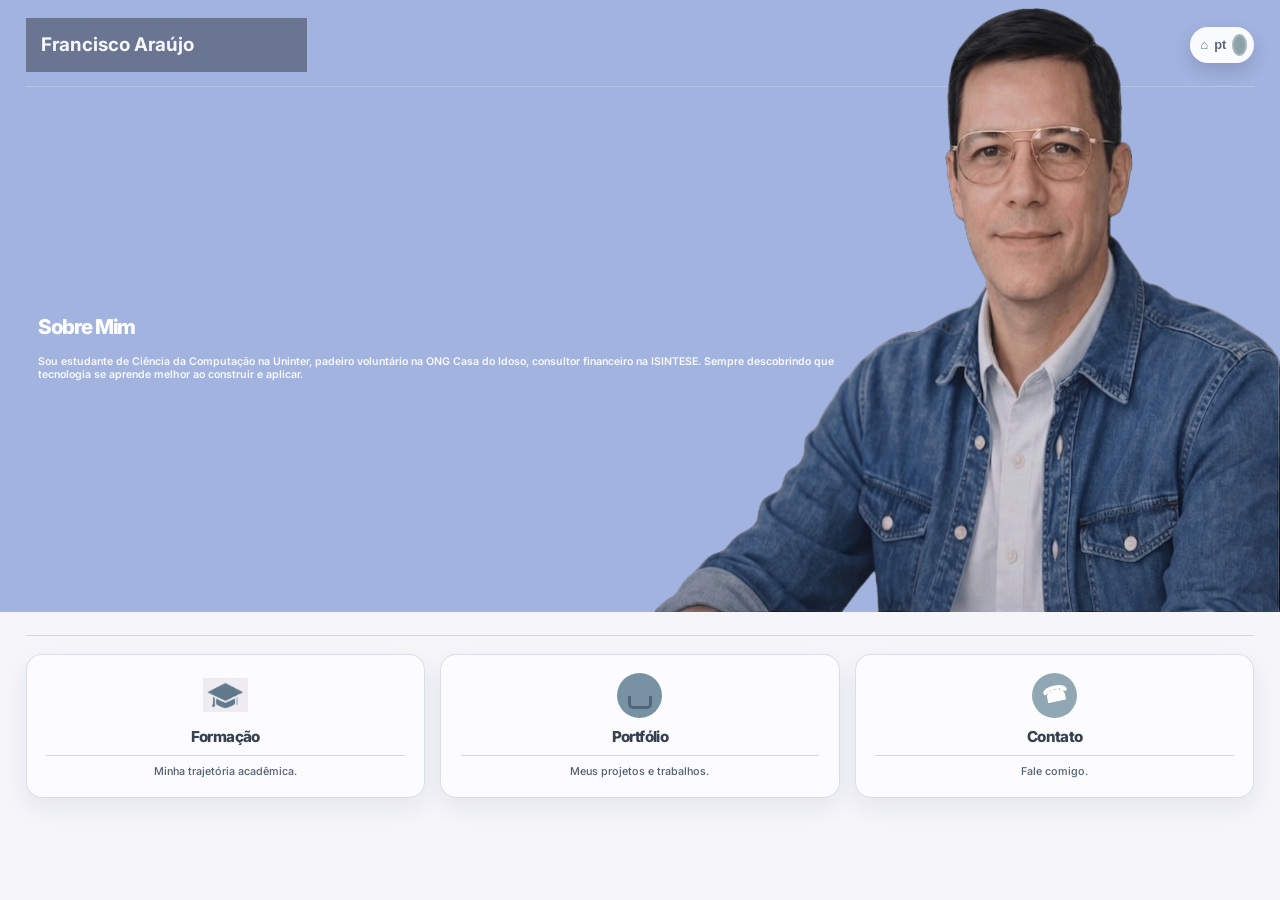
<file: index.html>
<!DOCTYPE html>
<html lang="pt-BR" data-tema="claro">
<head>
  <meta charset="UTF-8">
  <meta name="viewport" content="width=device-width, initial-scale=1.0">
  <meta name="description" content="Portfólio de Prof. Francisco Araújo.">
  <title>Portfólio — Prof. Francisco Araújo</title>
  <link rel="icon" type="image/x-icon" href="favicon.ico">
  <link rel="shortcut icon" type="image/x-icon" href="favicon.ico">
  <link rel="stylesheet" href="css/style.css?v=final1">
</head>
<body class="v5-body">
  <main class="v5-shell">
    <section class="v5-home-card">
      <header class="v5-hero" style="background:#a2b3e0">
        <nav class="v5-navbar" aria-label="Menu principal">
          <div class="v5-nav-wrap">
            <a href="index.html" class="v5-brand">Francisco Araújo</a>

            <button class="hamburger v5-hamburger" id="hamburger" aria-label="Abrir menu" aria-expanded="false" type="button">
              <span></span><span></span><span></span>
            </button>

            <div class="v5-nav-links" id="nav-links">


              <button class="v5-lang-toggle" id="btn-tema" aria-label="Alternar tema claro e escuro" title="Alternar tema" type="button">
                <span class="lang-lock">⌂</span>
                <span class="lang-text">pt</span>
                <span class="lang-knob"></span>
              </button>
            </div>
          </div>
        </nav>

        <div class="v5-top-line"></div>

        <div class="v5-hero-content">
          <div class="v5-hero-copy">
            <h1>Sobre Mim</h1>
            <p class="v5-hero-subtitle">Sou estudante de Ciência da Computação na Uninter, padeiro voluntário na ONG Casa do Idoso, consultor financeiro na ISINTESE. Sempre descobrindo que tecnologia se aprende melhor ao construir e aplicar.</p>
          </div>
        </div>
      </header>

      <img src="images/hero-profile.png" alt="Francisco Araújo" class="v5-hero-profile-img">

      <section class="v5-bottom-panel" aria-label="Resumo principal do portfólio">
        <div class="v5-section-line"></div>

        <div class="v5-info-cards">
          <a class="v5-info-card-link" href="formacao.html" aria-label="Abrir página Formação">
            <article class="v5-info-card">
              <div class="v5-card-icon user-icon" aria-hidden="true"></div>
              <h3>Formação</h3>
              <div class="v5-card-line"></div>
              <p>Minha trajetória acadêmica.</p>
            </article>
          </a>

          <a class="v5-info-card-link" href="portfolio.html" aria-label="Abrir página Portfólio">
            <article class="v5-info-card">
              <div class="v5-card-icon edu-icon" aria-hidden="true"></div>
              <h3>Portfólio</h3>
              <div class="v5-card-line"></div>
              <p>Meus projetos e trabalhos.</p>
            </article>
          </a>

          <a class="v5-info-card-link" href="contato.html" aria-label="Abrir página Contato">
            <article class="v5-info-card">
              <div class="v5-card-icon contact-icon" aria-hidden="true"></div>
              <h3>Contato</h3>
              <div class="v5-card-line"></div>
              <p>Fale comigo.</p>
            </article>
          </a>
        </div>
      </section>
    </section>
  </main>

  <script src="js/main.js"></script>
  <script>
    /* Trava scroll no html/body — home page deve caber em 1 tela */
    document.documentElement.style.height = '100dvh';
    document.documentElement.style.overflow = 'hidden';
    document.body.style.height = '100dvh';
    document.body.style.overflow = 'hidden';
  </script>
</body>
</html>
</file>
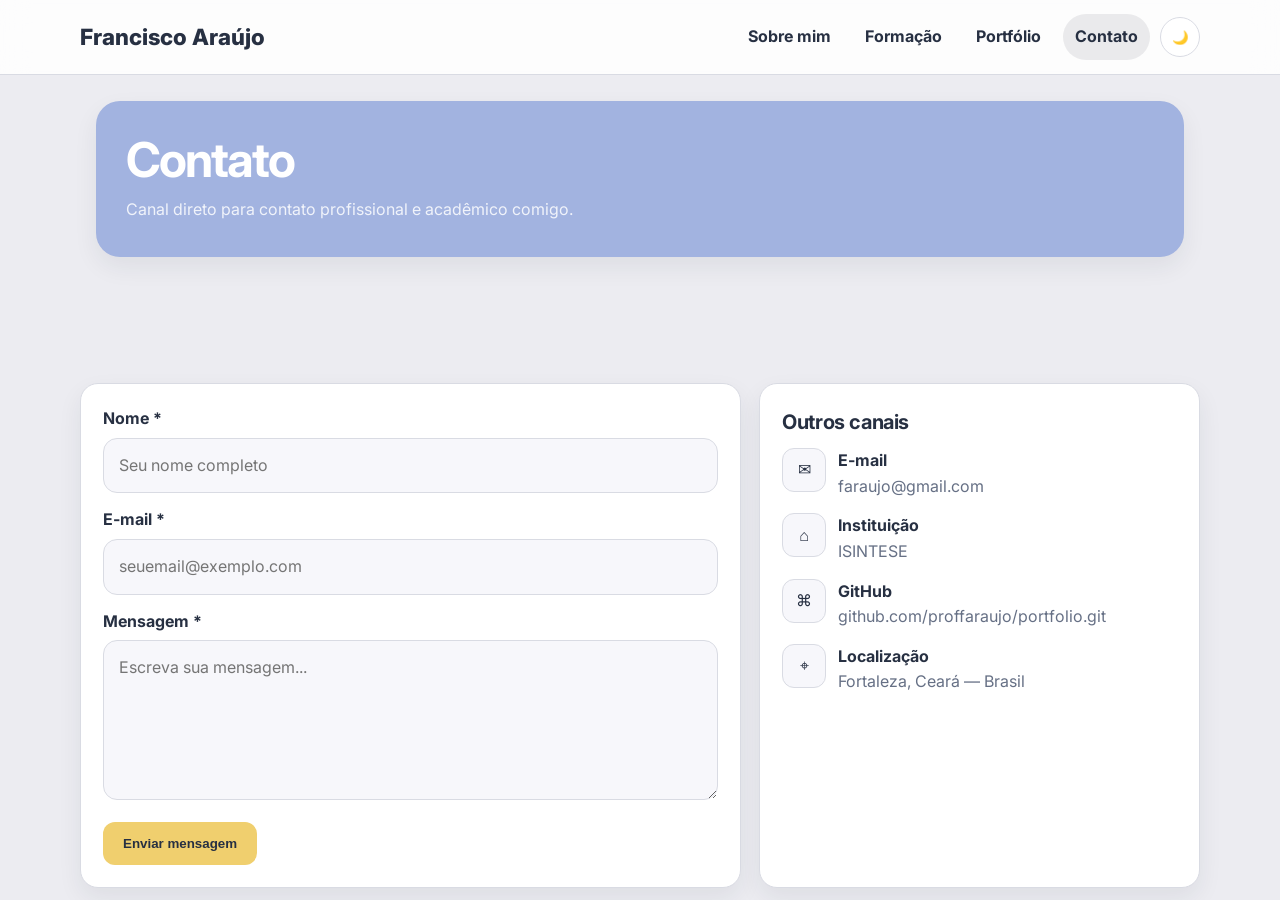
<file: contato.html>
<!DOCTYPE html>
<html lang="pt-BR" data-tema="claro">
<head>
  <meta charset="UTF-8">
  <meta name="viewport" content="width=device-width, initial-scale=1.0">
  <meta name="description" content="Contato — Francisco Araújo.">
  <title>Contato — Francisco Araújo</title>
  <link rel="stylesheet" href="css/style.css?v=final1">

  <!-- ── Estilos para validação e modal ── -->
  <style>
    /* ── Campos válidos / inválidos ── */
    .form-group input.invalido,
    .form-group textarea.invalido {
      border-color: #e53e3e;
      background-color: #fff5f5;
      outline: none;
    }
    .form-group input.valido,
    .form-group textarea.valido {
      border-color: #38a169;
    }

    /* ── Mensagem de erro inline ── */
    .msg-erro {
      display: none;           /* oculta por padrão */
      color: #e53e3e;
      font-size: 0.82rem;
      margin-top: 4px;
    }
    .msg-erro.visivel {
      display: block;
    }

    /* ── Botão de envio: estado de carregamento ── */
    .btn-submit:disabled {
      opacity: 0.65;
      cursor: not-allowed;
    }

    /* ── Overlay do modal ── */
    .modal-overlay {
      display: none;             /* oculto por padrão */
      position: fixed;
      inset: 0;
      background: rgba(0, 0, 0, 0.55);
      z-index: 9999;
      align-items: center;
      justify-content: center;
    }
    .modal-overlay.ativo {
      display: flex;             /* exibe ao receber a classe .ativo */
    }

    /* ── Caixa interna do modal ── */
    .modal-caixa {
      background: #fff;
      border-radius: 12px;
      padding: 2rem 2.5rem;
      max-width: 420px;
      width: 90%;
      text-align: center;
      box-shadow: 0 8px 32px rgba(0,0,0,0.18);
      animation: entrar 0.25s ease;
    }
    [data-tema="escuro"] .modal-caixa {
      background: #1e2130;
      color: #e2e8f0;
    }

    @keyframes entrar {
      from { opacity: 0; transform: translateY(-18px) scale(0.96); }
      to   { opacity: 1; transform: translateY(0)     scale(1);    }
    }

    .modal-caixa h3      { margin-bottom: 0.5rem; font-size: 1.25rem; }
    .modal-caixa p       { margin-bottom: 1.25rem; color: #555; }
    [data-tema="escuro"] .modal-caixa p { color: #a0aec0; }

    .modal-caixa .icone-sucesso {
      font-size: 2.8rem;
      display: block;
      margin-bottom: 0.75rem;
    }

    .btn-fechar-modal {
      background: #4a6cf7;
      color: #fff;
      border: none;
      border-radius: 8px;
      padding: 0.6rem 1.6rem;
      font-size: 1rem;
      cursor: pointer;
      transition: background 0.2s;
    }
    .btn-fechar-modal:hover  { background: #3a54d4; }
    .btn-fechar-modal:focus  { outline: 3px solid #a2b3e0; outline-offset: 2px; }
  </style>
</head>
<body>

  <!-- ════════════════════════════════════
       CABEÇALHO
  ════════════════════════════════════ -->
  <header class="topbar">
    <div class="nav-wrap">
      <div class="brand">
        <a href="index.html" class="logo">Francisco Araújo</a>
        <span class="role"> </span>
      </div>
      <button class="hamburger" id="hamburger"
              aria-label="Abrir menu" aria-expanded="false" type="button">
        <span></span><span></span><span></span>
      </button>
      <div class="nav-links" id="nav-links">
        <a href="index.html">Sobre mim</a>
        <a href="formacao.html">Formação</a>
        <a href="portfolio.html">Portfólio</a>
        <a href="contato.html" class="ativo">Contato</a>
        <div class="nav-actions">
          <button class="btn-tema" id="btn-tema"
                  aria-label="Alternar tema" type="button">🌙</button>
        </div>
      </div>
    </div>
  </header>

  <!-- ════════════════════════════════════
       CONTEÚDO PRINCIPAL
  ════════════════════════════════════ -->
  <main class="section-wrap">

    <section class="page-hero" style="background:#a2b3e0">
      <h1>Contato</h1>
      <p>Canal direto para contato profissional e acadêmico comigo.</p>
    </section>

    <section class="section">
      <h2>&nbsp;</h2>
      <p class="lead">&nbsp;</p>

      <div class="form-grid">

        <!-- ── Formulário ── -->
        <article class="card">
          <form id="form-contato" novalidate>

            <div class="form-group">
              <label for="campo-nome">Nome *</label>
              <input id="campo-nome" type="text"
                     placeholder="Seu nome completo"
                     aria-required="true" aria-invalid="false">
              <span class="msg-erro" role="alert">
                Por favor, informe seu nome completo (mínimo 3 caracteres).
              </span>
            </div>

            <div class="form-group">
              <label for="campo-email">E-mail *</label>
              <input id="campo-email" type="email"
                     placeholder="seuemail@exemplo.com"
                     aria-required="true" aria-invalid="false">
              <span class="msg-erro" role="alert">
                Por favor, informe um e-mail válido (ex.: faraujo@gmail.com).
              </span>
            </div>

            <div class="form-group">
              <label for="campo-mensagem">Mensagem *</label>
              <textarea id="campo-mensagem"
                        placeholder="Escreva sua mensagem..."
                        aria-required="true" aria-invalid="false"></textarea>
              <span class="msg-erro" role="alert">
                Por favor, escreva sua mensagem (mínimo 10 caracteres).
              </span>
            </div>

            <button class="btn-submit" type="submit">Enviar mensagem</button>

          </form>
        </article>

        <!-- ── Outros canais ── -->
        <aside class="card">
          <h3>Outros canais</h3>
          <div class="contact-list">
            <div class="contact-item">
              <div class="icon">✉</div>
              <div><strong>E-mail</strong><p>faraujo@gmail.com</p></div>
            </div>
            <div class="contact-item">
              <div class="icon">⌂</div>
              <div><strong>Instituição</strong><p>ISINTESE</p></div>
            </div>
            <div class="contact-item">
              <div class="icon">⌘</div>
              <div>
                <strong>GitHub</strong>
                <p>
                  <a href="https://github.com/proffaraujo/portfolio.git"
                     target="_blank" rel="noopener">
                    github.com/proffaraujo/portfolio.git
                  </a>
                </p>
              </div>
            </div>
            <div class="contact-item">
              <div class="icon">⌖</div>
              <div><strong>Localização</strong><p>Fortaleza, Ceará — Brasil</p></div>
            </div>
          </div>
        </aside>

      </div>
    </section>
  </main>

  <!-- ════════════════════════════════════
       MODAL DE CONFIRMAÇÃO
  ════════════════════════════════════ -->
  <div class="modal-overlay"
       id="modal-sucesso"
       role="dialog"
       aria-modal="true"
       aria-label="Mensagem enviada com sucesso"
       aria-hidden="true">
    <div class="modal-caixa">
      <span class="icone-sucesso" aria-hidden="true">✅</span>
      <h3>Mensagem enviada com sucesso!</h3>
      <p>Obrigado pelo contato. Retornarei o mais breve possível.</p>
      <button class="btn-fechar-modal"
              id="btn-fechar-modal"
              type="button">
        Fechar
      </button>
    </div>
  </div>

  <!-- ════════════════════════════════════
       SCRIPTS
  ════════════════════════════════════ -->
  <script src="js/contato.js"></script>

</body>
</html>
</file>
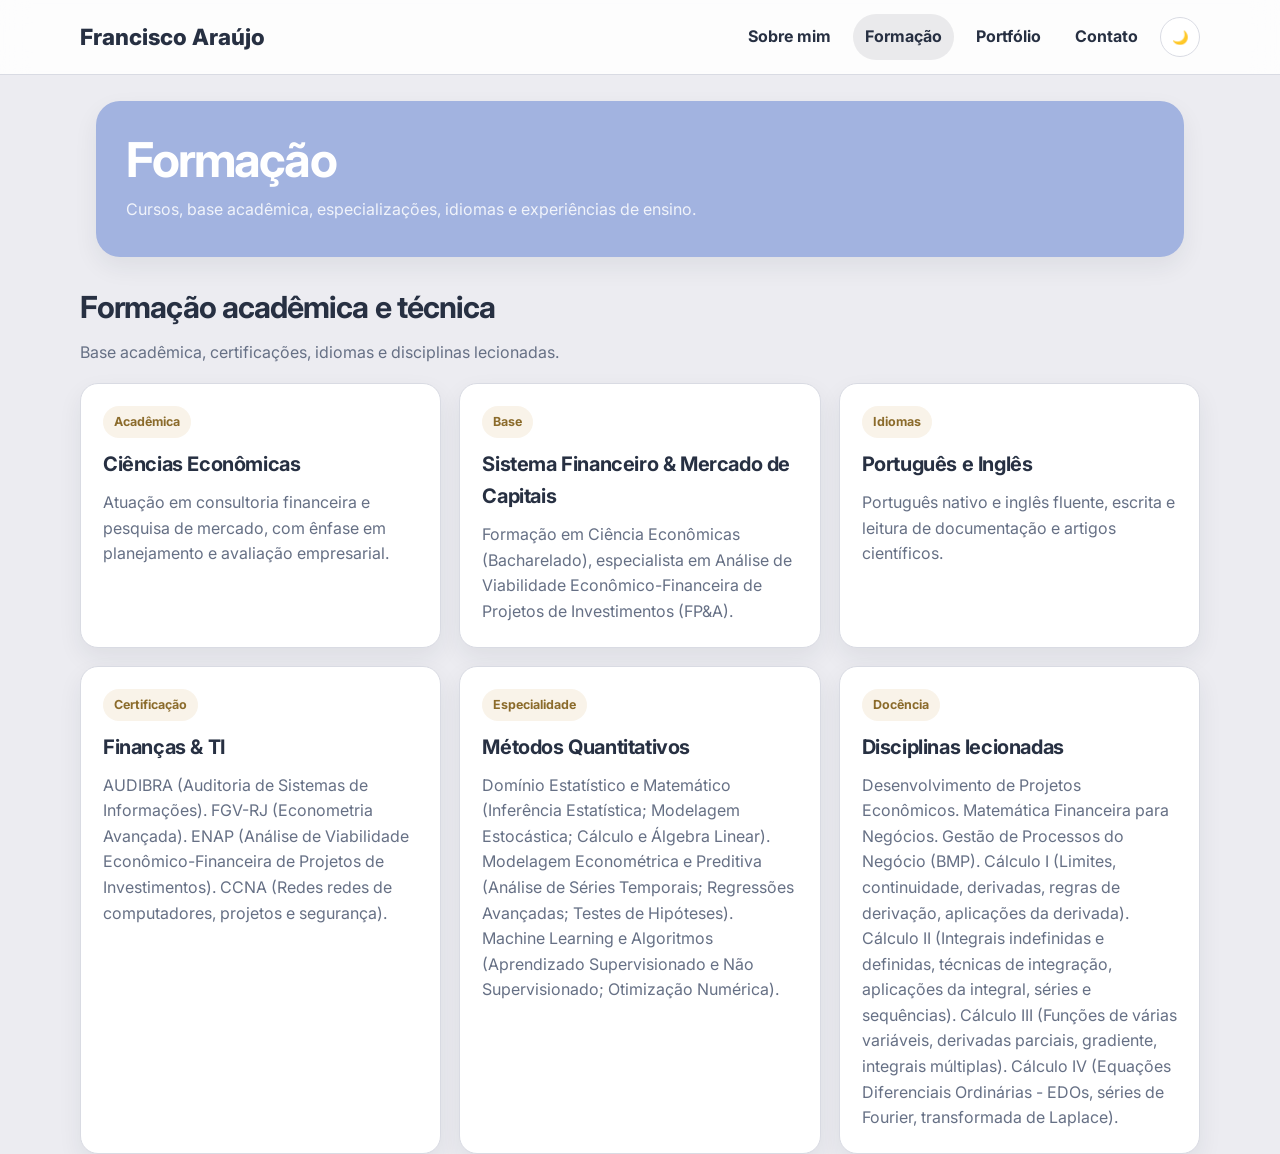
<file: formacao.html>
<!DOCTYPE html>
<html lang="pt-BR" data-tema="claro">
<head>
  <meta charset="UTF-8">
  <meta name="viewport" content="width=device-width, initial-scale=1.0">
  <meta name="description" content="Formação — Francisco Araújo.">
  <title>Formação — Francisco Araújo</title>
  <link rel="icon" type="image/x-icon" href="favicon.ico">
  <link rel="shortcut icon" type="image/x-icon" href="favicon.ico">
  <link rel="stylesheet" href="css/style.css?v=final1">
</head>
<body>
  <header class="topbar">
    <div class="nav-wrap">
      <div class="brand">
        <a href="index.html" class="logo">Francisco Araújo</a>
        <span class="role"> </span>
      </div>
      <button class="hamburger" id="hamburger" aria-label="Abrir menu" aria-expanded="false" type="button"><span></span><span></span><span></span></button>
      <div class="nav-links" id="nav-links">
        <a href="index.html">Sobre mim</a>
        <a href="formacao.html" class="ativo">Formação</a>
        <a href="portfolio.html">Portfólio</a>
        <a href="contato.html">Contato</a>
        <div class="nav-actions"><button class="btn-tema" id="btn-tema" aria-label="Alternar tema" type="button">🌙</button></div>
      </div>
    </div>
  </header>

  <main class="section-wrap">
    <section class="page-hero" style="background:#a2b3e0">
      <h1>Formação</h1>
      <p>Cursos, base acadêmica, especializações, idiomas e experiências de ensino.</p>
    </section>

    <section class="section">
      <h2>Formação acadêmica e técnica</h2>
      <p class="lead">Base acadêmica, certificações, idiomas e disciplinas lecionadas.</p>
      <div class="grid-3">
        <article class="card"><span class="badge">Acadêmica</span><h3>Ciências Econômicas</h3><p>Atuação em consultoria financeira e pesquisa de mercado, com ênfase em planejamento e avaliação empresarial.</p></article>
        <article class="card"><span class="badge">Base</span><h3>Sistema Financeiro & Mercado de Capitais</h3><p>Formação em Ciência Econômicas (Bacharelado), especialista em Análise de Viabilidade Econômico-Financeira de Projetos de Investimentos (FP&A).</p></article>
        <article class="card"><span class="badge">Idiomas</span><h3>Português e Inglês</h3><p>Português nativo e inglês fluente, escrita e leitura de documentação e artigos científicos.</p></article>
        <article class="card"><span class="badge">Certificação</span><h3>Finanças & TI</h3><p>AUDIBRA (Auditoria de Sistemas de Informações). FGV-RJ (Econometria Avançada). ENAP (Análise de Viabilidade Econômico-Financeira de Projetos de Investimentos). CCNA (Redes redes de computadores, projetos e segurança).</p></article>
        <article class="card"><span class="badge">Especialidade</span><h3>Métodos Quantitativos</h3><p>Domínio Estatístico e Matemático (Inferência Estatística; Modelagem Estocástica; Cálculo e Álgebra Linear). Modelagem Econométrica e Preditiva (Análise de Séries Temporais; Regressões Avançadas; Testes de Hipóteses). Machine Learning e Algoritmos (Aprendizado Supervisionado e Não Supervisionado; Otimização Numérica).</p></article>
        <article class="card"><span class="badge">Docência</span><h3>Disciplinas lecionadas</h3><p>Desenvolvimento de Projetos Econômicos. Matemática Financeira para Negócios. Gestão de Processos do Negócio (BMP). Cálculo I (Limites, continuidade, derivadas, regras de derivação, aplicações da derivada). Cálculo II (Integrais indefinidas e definidas, técnicas de integração, aplicações da integral, séries e sequências). Cálculo III (Funções de várias variáveis, derivadas parciais, gradiente, integrais múltiplas). Cálculo IV (Equações Diferenciais Ordinárias - EDOs, séries de Fourier, transformada de Laplace).</p></article>
      </div>
    </section>
  </main>

  <script src="js/main.js"></script>
</body>
</html>
</file>
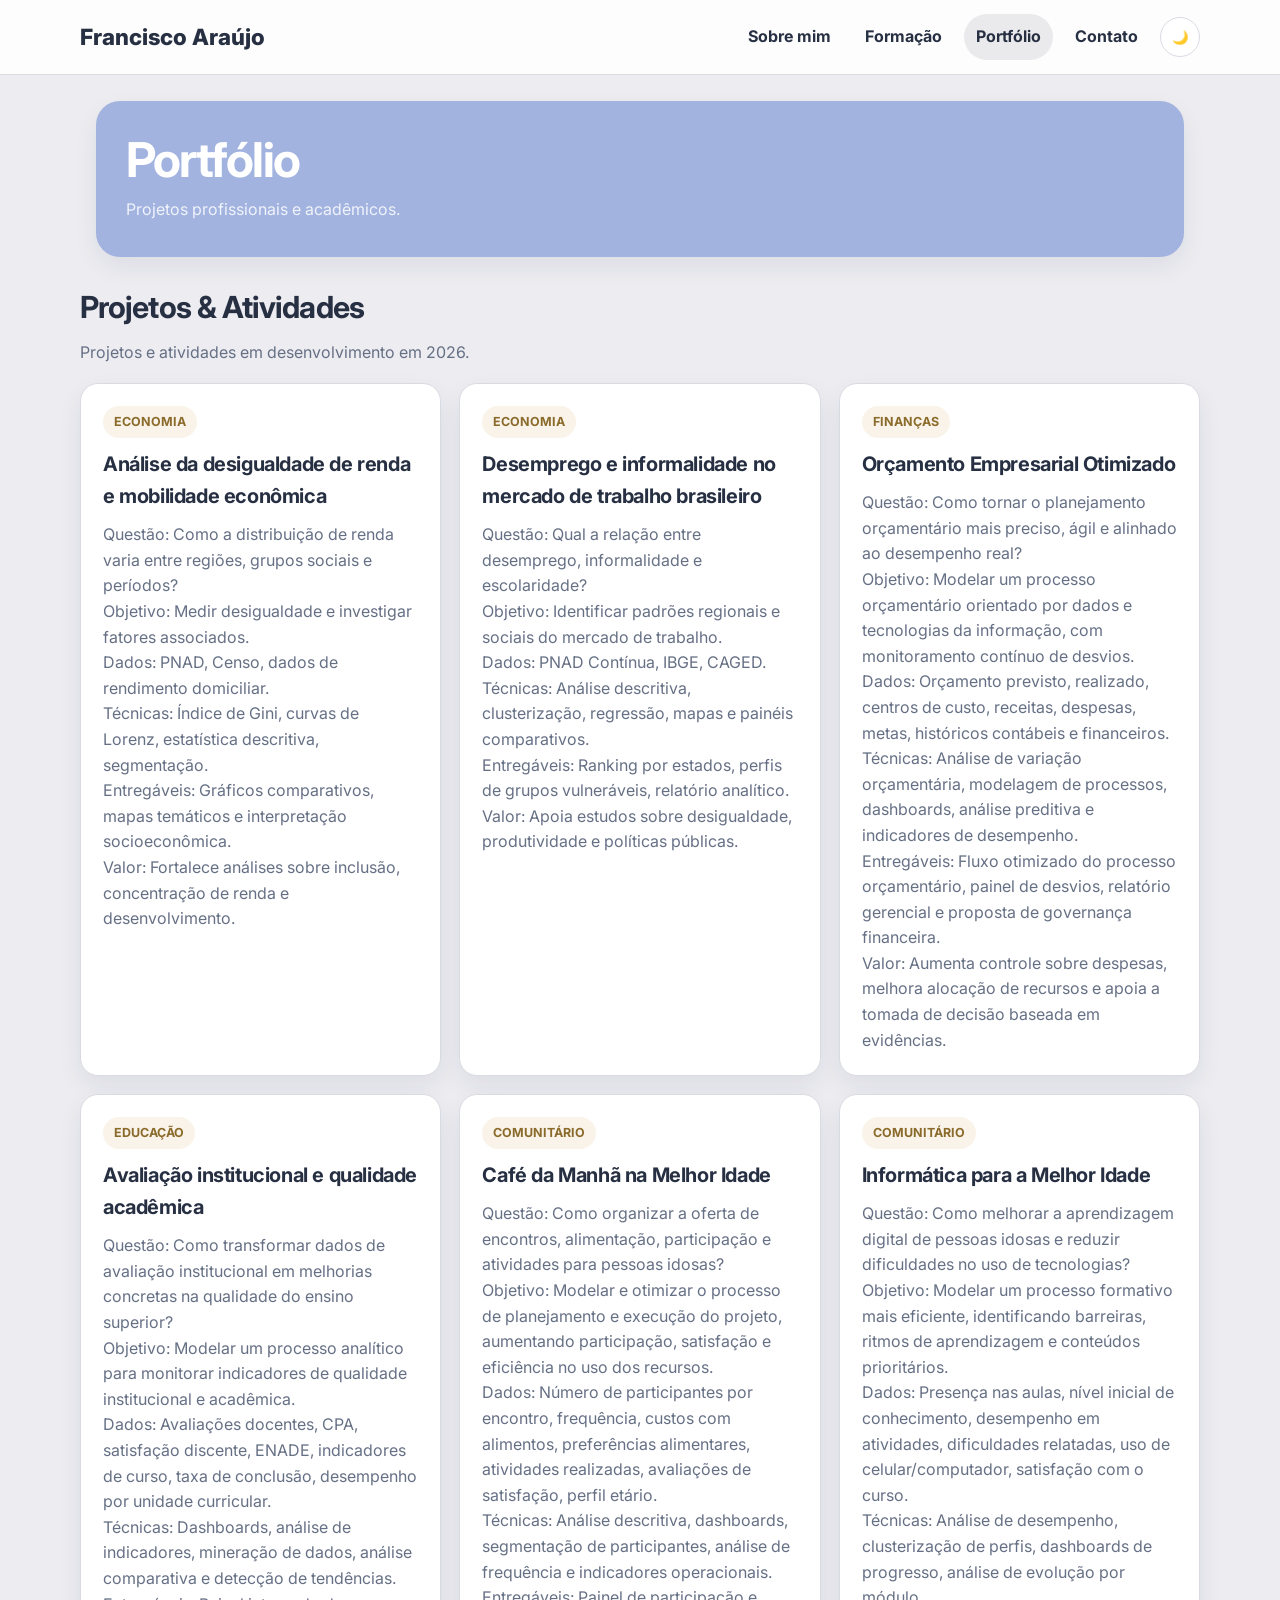
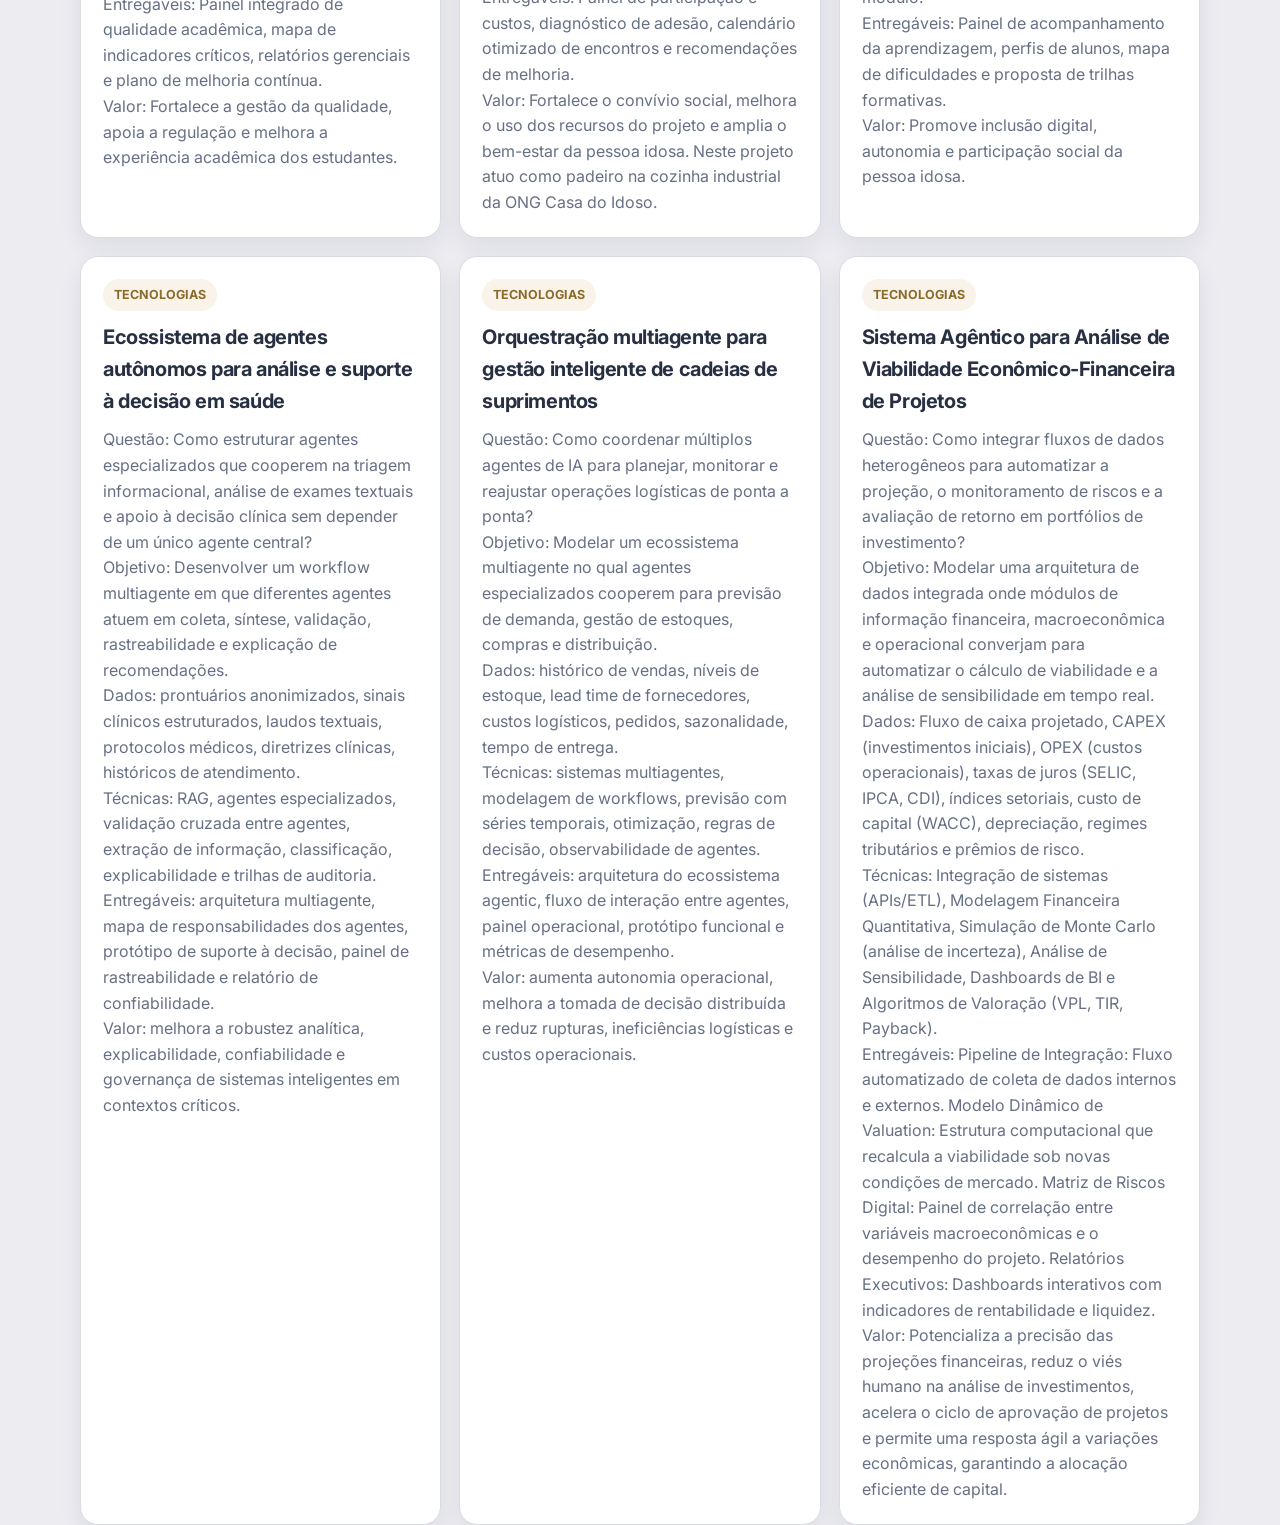
<file: portfolio.html>
<!DOCTYPE html>
<html lang="pt-BR" data-tema="claro">
<head>
  <meta charset="UTF-8">
  <meta name="viewport" content="width=device-width, initial-scale=1.0">
  <meta name="description" content="Portfólio — Francisco Araújo.">
  <title>Portfólio — Francisco Araújo</title>
  <link rel="icon" type="image/x-icon" href="favicon.ico">
  <link rel="shortcut icon" type="image/x-icon" href="favicon.ico">
  <link rel="stylesheet" href="css/style.css?v=final1">
</head>
<body>
  <header class="topbar">
    <div class="nav-wrap">
      <div class="brand">
        <a href="index.html" class="logo">Francisco Araújo</a>
        <span class="role"> </span>
      </div>
      <button class="hamburger" id="hamburger" aria-label="Abrir menu" aria-expanded="false" type="button"><span></span><span></span><span></span></button>
      <div class="nav-links" id="nav-links">
        <a href="index.html">Sobre mim</a>
        <a href="formacao.html">Formação</a>
        <a href="portfolio.html" class="ativo">Portfólio</a>
        <a href="contato.html">Contato</a>
        <div class="nav-actions"><button class="btn-tema" id="btn-tema" aria-label="Alternar tema" type="button">🌙</button></div>
      </div>
    </div>
  </header>

  <main class="section-wrap">
    <section class="page-hero" style="background:#a2b3e0">
      <h1>Portfólio</h1>
      <p>Projetos profissionais e acadêmicos.</p>
    </section>

    <section class="section">
      <h2>Projetos & Atividades</h2>
      <p class="lead">Projetos e atividades em desenvolvimento em 2026.</p>
      <div class="grid-3">
        
		<article class="card"><span class="badge">ECONOMIA</span><h3>Análise da desigualdade de renda e mobilidade econômica</h3>
		<p>Questão: Como a distribuição de renda varia entre regiões, grupos sociais e períodos?</p>
<p>Objetivo: Medir desigualdade e investigar fatores associados.</p>
<p>Dados: PNAD, Censo, dados de rendimento domiciliar.</p>
<p>Técnicas: Índice de Gini, curvas de Lorenz, estatística descritiva, segmentação.</p>
<p>Entregáveis: Gráficos comparativos, mapas temáticos e interpretação socioeconômica.</p>
<p>Valor: Fortalece análises sobre inclusão, concentração de renda e desenvolvimento.</p>
</article>
        
		<article class="card"><span class="badge">ECONOMIA</span><h3>Desemprego e informalidade no mercado de trabalho brasileiro</h3>
		<p>Questão: Qual a relação entre desemprego, informalidade e escolaridade?</p>
<p>Objetivo: Identificar padrões regionais e sociais do mercado de trabalho.</p>
<p>Dados: PNAD Contínua, IBGE, CAGED.</p>
<p>Técnicas: Análise descritiva, clusterização, regressão, mapas e painéis comparativos.</p>
<p>Entregáveis: Ranking por estados, perfis de grupos vulneráveis, relatório analítico.</p>
<p>Valor: Apoia estudos sobre desigualdade, produtividade e políticas públicas.</p>
</article>
        		
		<article class="card"><span class="badge">FINANÇAS</span><h3>Orçamento Empresarial Otimizado</h3>
		<p>Questão: Como tornar o planejamento orçamentário mais preciso, ágil e alinhado ao desempenho real?</p>
<p>Objetivo: Modelar um processo orçamentário orientado por dados e tecnologias da informação, com monitoramento contínuo de desvios.</p>
<p>Dados: Orçamento previsto, realizado, centros de custo, receitas, despesas, metas, históricos contábeis e financeiros.</p>
<p>Técnicas: Análise de variação orçamentária, modelagem de processos, dashboards, análise preditiva e indicadores de desempenho.</p>
<p>Entregáveis: Fluxo otimizado do processo orçamentário, painel de desvios, relatório gerencial e proposta de governança financeira.</p>
<p>Valor: Aumenta controle sobre despesas, melhora alocação de recursos e apoia a tomada de decisão baseada em evidências.</p>
</article>
				
        <article class="card"><span class="badge">EDUCAÇÃO</span><h3>Avaliação institucional e qualidade acadêmica</h3>
		<p>Questão: Como transformar dados de avaliação institucional em melhorias concretas na qualidade do ensino superior?</p>
<p>Objetivo: Modelar um processo analítico para monitorar indicadores de qualidade institucional e acadêmica.</p>
<p>Dados: Avaliações docentes, CPA, satisfação discente, ENADE, indicadores de curso, taxa de conclusão, desempenho por unidade curricular.</p>
<p>Técnicas: Dashboards, análise de indicadores, mineração de dados, análise comparativa e detecção de tendências.</p>
<p>Entregáveis: Painel integrado de qualidade acadêmica, mapa de indicadores críticos, relatórios gerenciais e plano de melhoria contínua.</p>
<p>Valor: Fortalece a gestão da qualidade, apoia a regulação e melhora a experiência acadêmica dos estudantes.</p>
</article>
	
        <article class="card"><span class="badge">COMUNITÁRIO</span><h3>Café da Manhã na Melhor Idade</h3>
		<p>Questão: Como organizar a oferta de encontros, alimentação, participação e atividades para pessoas idosas?</p>
<p>Objetivo: Modelar e otimizar o processo de planejamento e execução do projeto, aumentando participação, satisfação e eficiência no uso dos recursos.</p>
<p>Dados: Número de participantes por encontro, frequência, custos com alimentos, preferências alimentares, atividades realizadas, avaliações de satisfação, perfil etário.</p>
<p>Técnicas: Análise descritiva, dashboards, segmentação de participantes, análise de frequência e indicadores operacionais.</p>
<p>Entregáveis: Painel de participação e custos, diagnóstico de adesão, calendário otimizado de encontros e recomendações de melhoria.</p>
<p>Valor: Fortalece o convívio social, melhora o uso dos recursos do projeto e amplia o bem-estar da pessoa idosa. Neste projeto atuo como padeiro na cozinha industrial da ONG Casa do Idoso.</p>
</article>
		
        <article class="card"><span class="badge">COMUNITÁRIO</span><h3>Informática para a Melhor Idade</h3>
		<p>Questão: Como melhorar a aprendizagem digital de pessoas idosas e reduzir dificuldades no uso de tecnologias?</p>
<p>Objetivo: Modelar um processo formativo mais eficiente, identificando barreiras, ritmos de aprendizagem e conteúdos prioritários.</p>
<p>Dados: Presença nas aulas, nível inicial de conhecimento, desempenho em atividades, dificuldades relatadas, uso de celular/computador, satisfação com o curso.</p>
<p>Técnicas: Análise de desempenho, clusterização de perfis, dashboards de progresso, análise de evolução por módulo.</p>
<p>Entregáveis: Painel de acompanhamento da aprendizagem, perfis de alunos, mapa de dificuldades e proposta de trilhas formativas.</p>
<p>Valor: Promove inclusão digital, autonomia e participação social da pessoa idosa.</p>
</article>

        <article class="card"><span class="badge">TECNOLOGIAS</span><h3>Ecossistema de agentes autônomos para análise e suporte à decisão em saúde</h3>
		<p>Questão: Como estruturar agentes especializados que cooperem na triagem informacional, análise de exames textuais e apoio à decisão clínica sem depender de um único agente central?</p>
<p>Objetivo: Desenvolver um workflow multiagente em que diferentes agentes atuem em coleta, síntese, validação, rastreabilidade e explicação de recomendações.</p>
<p>Dados: prontuários anonimizados, sinais clínicos estruturados, laudos textuais, protocolos médicos, diretrizes clínicas, históricos de atendimento.</p>
<p>Técnicas: RAG, agentes especializados, validação cruzada entre agentes, extração de informação, classificação, explicabilidade e trilhas de auditoria.</p>
<p>Entregáveis: arquitetura multiagente, mapa de responsabilidades dos agentes, protótipo de suporte à decisão, painel de rastreabilidade e relatório de confiabilidade.</p>
<p>Valor: melhora a robustez analítica, explicabilidade, confiabilidade e governança de sistemas inteligentes em contextos críticos.</p>
</article>
        		
		<article class="card"><span class="badge">TECNOLOGIAS</span><h3>Orquestração multiagente para gestão inteligente de cadeias de suprimentos</h3>
		<p>Questão: Como coordenar múltiplos agentes de IA para planejar, monitorar e reajustar operações logísticas de ponta a ponta?</p>
<p>Objetivo: Modelar um ecossistema multiagente no qual agentes especializados cooperem para previsão de demanda, gestão de estoques, compras e distribuição.</p>
<p>Dados: histórico de vendas, níveis de estoque, lead time de fornecedores, custos logísticos, pedidos, sazonalidade, tempo de entrega.</p>
<p>Técnicas: sistemas multiagentes, modelagem de workflows, previsão com séries temporais, otimização, regras de decisão, observabilidade de agentes.</p>
<p>Entregáveis: arquitetura do ecossistema agentic, fluxo de interação entre agentes, painel operacional, protótipo funcional e métricas de desempenho.</p>
<p>Valor: aumenta autonomia operacional, melhora a tomada de decisão distribuída e reduz rupturas, ineficiências logísticas e custos operacionais.</p>
</article>

		<article class="card"><span class="badge">TECNOLOGIAS</span><h3>Sistema Agêntico para Análise de Viabilidade Econômico-Financeira de Projetos</h3>
		<p>Questão: Como integrar fluxos de dados heterogêneos para automatizar a projeção, o monitoramento de riscos e a avaliação de retorno em portfólios de investimento?</p>
<p>Objetivo: Modelar uma arquitetura de dados integrada onde módulos de informação financeira, macroeconômica e operacional converjam para automatizar o cálculo de viabilidade e a análise de sensibilidade em tempo real.</p>
<p>Dados: Fluxo de caixa projetado, CAPEX (investimentos iniciais), OPEX (custos operacionais), taxas de juros (SELIC, IPCA, CDI), índices setoriais, custo de capital (WACC), depreciação, regimes tributários e prêmios de risco.</p>
<p>Técnicas: Integração de sistemas (APIs/ETL), Modelagem Financeira Quantitativa, Simulação de Monte Carlo (análise de incerteza), Análise de Sensibilidade, Dashboards de BI e Algoritmos de Valoração (VPL, TIR, Payback).</p>
<p>Entregáveis: Pipeline de Integração: Fluxo automatizado de coleta de dados internos e externos. Modelo Dinâmico de Valuation: Estrutura computacional que recalcula a viabilidade sob novas condições de mercado. Matriz de Riscos Digital: Painel de correlação entre variáveis macroeconômicas e o desempenho do projeto. Relatórios Executivos: Dashboards interativos com indicadores de rentabilidade e liquidez.</p> 
<p>Valor: Potencializa a precisão das projeções financeiras, reduz o viés humano na análise de investimentos, acelera o ciclo de aprovação de projetos e permite uma resposta ágil a variações econômicas, garantindo a alocação eficiente de capital.</p>
</article>

      </div>
    </section>
  </main>

  <script src="js/main.js"></script>
</body>
</html>
</file>
<file: css/style.css>
@import url('https://fonts.googleapis.com/css2?family=Inter:wght@300;400;500;600;700;800&display=swap');

*{box-sizing:border-box;margin:0;padding:0}
:root{
  --bg:#ececf1;
  --panel:#f5f5fa;
  --surface:#ffffff;
  --surface-soft:#f7f7fb;
  --text:#273042;
  --muted:#667085;
  --line:#d9dbe3;
  --dark:#121922;
  --dark-2:#1e2835;
  --gold:#f0cf6e;
  --gold-2:#ddb955;
  --button-dark:#313e51;
  --card-shadow:0 10px 24px rgba(31,41,55,.07);
  --transition:.25s ease;
}
[data-tema="escuro"]{
  --bg:#101621;
  --panel:#181f2b;
  --surface:#111827;
  --surface-soft:#172130;
  --text:#edf2f7;
  --muted:#b1bdcb;
  --line:#293445;
  --dark:#09111a;
  --dark-2:#111a27;
  --button-dark:#223041;
  --card-shadow:0 12px 28px rgba(0,0,0,.28);
}
html{scroll-behavior:smooth}

/* ── HOME PAGE: trava total no html+body — sem scroll em nenhum nível ── */
html:has(.v5-home-card){
  height:100dvh;
  overflow:hidden;
}
.v5-body{
  height:100dvh;
  overflow:hidden;
  font-family:'Inter',sans-serif;
  background:var(--bg);
  color:var(--text);
  line-height:1.6;
}
body{
  min-height:100dvh;
  font-family:'Inter',sans-serif;
  background:var(--bg);
  color:var(--text);
  line-height:1.6;
}
a{text-decoration:none;color:inherit}
img{max-width:100%;display:block}

/* ===== HOME ===== */
.v5-shell{width:100%;height:100dvh;margin:0;overflow:hidden}
.v5-home-card{
  background:var(--panel);
  height:100dvh;
  overflow:hidden;
  display:flex;
  flex-direction:column;
}

/* Hero ocupa ~68% da tela */
.v5-hero{
  position:relative;
  flex:0 0 68vh;
  display:flex;
  flex-direction:column;
  overflow:hidden;
  background:
    linear-gradient(90deg, rgba(21,28,38,.76) 0%, rgba(21,28,38,.62) 28%, rgba(21,28,38,.28) 58%, rgba(21,28,38,.10) 100%),
    linear-gradient(180deg, rgba(11,16,22,.24) 0%, rgba(11,16,22,.08) 55%, rgba(11,16,22,.12) 100%),
    linear-gradient(180deg, #27303a 0%, #58616c 100%);
}
.v5-hero::before{content:'';position:absolute;inset:0;backdrop-filter:blur(1.4px)}
.v5-navbar,.v5-top-line,.v5-hero-content{position:relative;z-index:2}
.v5-navbar{flex-shrink:0;padding:2vh 2vw 0}
.v5-nav-wrap{display:flex;align-items:center;justify-content:space-between;gap:1.5vw}

/* Francisco Araújo — fonte triplicada via vw proporcional */
.v5-brand{
  color:#f7f7fb;
  font-size:1.47vw;
  font-weight:700;
  background:rgba(44,50,59,.48);
  padding:1vh 1.2vw;
  min-width:22vw;
  display:inline-flex;
  align-items:center;
  min-height:6vh;
  line-height:1.1;
  white-space:nowrap;
}

/* Sobre mim / Formação / Portfólio / Contato */
.v5-nav-links{display:flex;align-items:center;gap:1.5vw}
.v5-nav-links a{
  color:#f7f7fb;
  font-size:1.09vw;
  font-weight:800;
  padding:0.5vh 0;
  line-height:1.05;
  white-space:nowrap;
}
.v5-nav-links a.ativo{opacity:1}
.v5-lang-toggle{
  width:64px;height:36px;border:none;border-radius:999px;background:rgba(255,255,255,.95);
  display:flex;align-items:center;gap:6px;padding:0 7px 0 10px;cursor:pointer;
  box-shadow:0 8px 18px rgba(17,24,39,.16);flex-shrink:0
}
.v5-lang-toggle .lang-lock,.v5-lang-toggle .lang-text{font-size:.8rem;color:#5d6775;line-height:1}
.v5-lang-toggle .lang-text{font-weight:600;margin-right:auto}
.v5-lang-toggle .lang-knob{
  width:22px;height:22px;border-radius:50%;background:#8da1a8;
  box-shadow:inset 0 0 0 2px rgba(255,255,255,.24);
  transition:transform var(--transition), background-color var(--transition)
}
[data-tema="escuro"] .v5-lang-toggle .lang-knob{transform:translateX(-4px);background:#3f556c}

.v5-top-line{height:1px;flex-shrink:0;margin:1.5vh 2vw 0;background:rgba(255,255,255,.22)}

/* Área central do hero — alinha verticalmente */
.v5-hero-content{
  flex:1;
  display:flex;
  align-items:center;
  padding:2vh 3vw;
}
.v5-hero-copy{max-width:65vw;color:#fff}

/* "Sobre Mim" — h1 grande proporcional */
.v5-hero-copy h1{
  font-size:1.60vw; /* reduzido 60%: era 3.99vw */
  line-height:1;
  letter-spacing:-.055em;
  font-weight:800;
  margin-bottom:2vh;
}

/* "Professor, pesquisador e desenvolvedor..." */
.v5-hero-subtitle{
  width:min(70vw, 100%);
  color:rgba(255,255,255,.92);
  font-size:0.83vw; /* reduzido 30%: era 1.18vw */
  font-weight:600;
  line-height:1.25;
}

/* Bottom panel ocupa ~32% restantes */
/* Imagem de perfil: no DOM apos </header>, visualmente sobreposta ao hero */
.v5-hero-profile-img{
  display:block;
  height:68vh;
  width:auto;
  max-width:50%;
  margin-top:-68vh;
  margin-left:auto;
  position:relative;
  z-index:3;
  pointer-events:none;
  flex-shrink:0;
}

.v5-bottom-panel{
  flex:1;
  background:var(--panel);
  padding:2.5vh 2vw 2vh;
  display:flex;
  flex-direction:column;
  overflow:hidden;
}
.v5-section-line{height:1px;background:#d3d4dc;margin-bottom:2vh;flex-shrink:0}
.v5-info-cards{
  display:grid;
  grid-template-columns:repeat(3,1fr);
  gap:1.2vw;
  flex:1;
  align-items:stretch;
}
.v5-info-card{
  background:rgba(255,255,255,.72);
  border:1px solid rgba(219,221,230,.95);
  border-radius:16px;
  box-shadow:var(--card-shadow);
  text-align:center;
  padding:2vh 1.5vw;
  display:flex;
  flex-direction:column;
  align-items:center;
  justify-content:center;
}
.v5-info-card-link{
  display:block;
  transition:transform var(--transition), box-shadow var(--transition), border-color var(--transition);
  border-radius:16px;
  height:100%;
}
.v5-info-card-link:hover .v5-info-card,.v5-info-card-link:focus-visible .v5-info-card{
  transform:translateY(-4px);
  box-shadow:0 14px 30px rgba(31,41,55,.11);
  border-color:#cfd5df
}
.v5-info-card-link:focus-visible{outline:none}

.v5-card-icon{
  width:5vh;height:5vh;
  margin:0 auto 1.2vh;
  position:relative;
  background-position:center;
  background-repeat:no-repeat;
  background-size:contain
}
.v5-card-icon.user-icon{background:url('../images/trajetoria-icon.png') center/contain no-repeat;border-radius:0}
.v5-card-icon.user-icon::before,.v5-card-icon.user-icon::after{content:none}
.v5-card-icon.edu-icon{border-radius:50%;background:#7892a4}
.v5-card-icon.edu-icon::before{
  content:'';position:absolute;left:50%;top:22%;transform:translateX(-50%);
  width:0;height:0;border-left:30% solid transparent;border-right:30% solid transparent;
  border-bottom:22% solid #4d687d;border-top:22% solid transparent;
}
.v5-card-icon.edu-icon::after{
  content:'';position:absolute;left:50%;top:52%;transform:translateX(-50%);
  width:40%;height:22%;border:3px solid #4d687d;border-top:none;border-radius:0 0 5px 5px;
}
.v5-card-icon.contact-icon{border-radius:50%;background:#91a7b3}
.v5-card-icon.contact-icon::before{
  content:'\260E';position:absolute;left:50%;top:50%;
  transform:translate(-50%,-54%) rotate(-12deg);color:#fff;font-size:1.3rem;font-weight:700
}

/* Formação / Portfólio / Contato (títulos dos cards) */
.v5-info-card h3{
  color:#374151;
  font-size:1.18vw;
  line-height:1.15;
  font-weight:800;
  margin-bottom:1vh;
  letter-spacing:-.04em
}
.v5-card-line{width:100%;height:1px;background:#d6d8df;margin:0 auto 1vh}

/* "Minha trajetória..." / "Meus projetos..." / "Fale comigo" */
.v5-info-card p{
  color:#525f73;
  font-size:0.84vw;
  font-weight:500;
  line-height:1.3
}

/* shared internal pages */
.topbar{position:sticky;top:0;z-index:1000;backdrop-filter:blur(14px);background:rgba(255,255,255,.86);border-bottom:1px solid var(--line)}
[data-tema="escuro"] .topbar{background:rgba(10,16,24,.84)}
.topbar .nav-wrap,.section-wrap{width:min(1120px, calc(100% - 32px));margin:0 auto}
.topbar .nav-wrap{min-height:74px;display:flex;align-items:center;justify-content:space-between;gap:16px}
.topbar .brand{display:flex;flex-direction:column}
.topbar .brand .logo{color:var(--text);font-size:1.4rem;font-weight:800}
.topbar .brand .role{color:var(--muted);font-size:.82rem}
.topbar .nav-links{display:flex;align-items:center;gap:10px}
.topbar .nav-links a{color:var(--text);font-weight:700;padding:10px 12px;border-radius:999px}
.topbar .nav-links a:hover,.topbar .nav-links a.ativo{background:rgba(15,23,32,.08)}
.topbar .btn-tema,.hamburger{width:40px;height:40px;border-radius:999px;border:1px solid var(--line);background:var(--surface);color:var(--text);cursor:pointer}
.page-hero{width:min(1120px, calc(100% - 32px));margin:26px auto 0;background:linear-gradient(135deg, var(--dark), var(--dark-2));color:#fff;border-radius:24px;padding:34px 30px;box-shadow:var(--card-shadow)}
.page-hero h1{font-size:clamp(2rem, 4vw, 3rem);line-height:1.05;letter-spacing:-.04em;margin-bottom:12px}
.page-hero p{max-width:760px;color:rgba(255,255,255,.84)}
.section{margin-top:26px}
.section h2{font-size:1.9rem;margin-bottom:8px;letter-spacing:-.03em}
.section p.lead{color:var(--muted);margin-bottom:18px}
.grid-3,.grid-2{display:grid;gap:18px}
.grid-3{grid-template-columns:repeat(3, 1fr)}
.grid-2{grid-template-columns:repeat(2, 1fr)}
.card{background:var(--surface);border:1px solid var(--line);border-radius:18px;padding:22px;box-shadow:var(--card-shadow)}
.card h3{font-size:1.25rem;margin-bottom:10px;letter-spacing:-.02em}
.card p{color:var(--muted)}
.badge{display:inline-block;padding:6px 11px;border-radius:999px;background:rgba(214,182,118,.16);color:#8b6b2b;font-weight:700;font-size:.78rem;margin-bottom:10px}
.form-grid{display:grid;grid-template-columns:1.2fr .8fr;gap:18px}
.form-group{margin-bottom:14px}
label{display:block;font-weight:700;margin-bottom:6px}
input,textarea{width:100%;border:1px solid var(--line);background:var(--surface-soft);color:var(--text);border-radius:14px;padding:14px 15px;font:inherit}
textarea{min-height:160px;resize:vertical}
input.erro,textarea.erro{border-color:#dc2626}
.msg-erro{display:none;color:#dc2626;font-size:.86rem;margin-top:6px}
.btn-submit,.btn-modal-fechar{border:none;cursor:pointer;padding:14px 20px;border-radius:12px;background:var(--gold);color:#273042;font-weight:800}
.contact-list{display:grid;gap:14px}
.contact-item{display:flex;gap:12px;align-items:flex-start}
.contact-item .icon{width:44px;height:44px;border-radius:12px;background:var(--surface-soft);border:1px solid var(--line);display:grid;place-items:center}
.modal-overlay{position:fixed;inset:0;background:rgba(0,0,0,.5);display:none;align-items:center;justify-content:center;z-index:1500;padding:20px}
.modal-overlay.visivel{display:flex}
.modal-caixa{background:var(--surface);border-radius:18px;padding:26px;width:min(420px, 100%);text-align:center;box-shadow:var(--card-shadow)}
.modal-caixa h3{margin-bottom:10px}
.modal-caixa p{color:var(--muted);margin-bottom:16px}
footer{display:none}
.hamburger{display:none;position:relative}
.hamburger span{position:absolute;left:11px;right:11px;height:2px;background:currentColor;border-radius:2px;transition:.25s ease}
.hamburger span:nth-child(1){top:13px}
.hamburger span:nth-child(2){top:19px}
.hamburger span:nth-child(3){top:25px}
.hamburger.aberto span:nth-child(1){transform:rotate(45deg);top:19px}
.hamburger.aberto span:nth-child(2){opacity:0}
.hamburger.aberto span:nth-child(3){transform:rotate(-45deg);top:19px}

@media (max-width: 920px){
  .v5-hero{flex:0 0 65vh;background:
    linear-gradient(90deg, rgba(21,28,38,.82) 0%, rgba(21,28,38,.68) 52%, rgba(21,28,38,.38) 78%, rgba(21,28,38,.14) 100%),
    linear-gradient(180deg, rgba(11,16,22,.24) 0%, rgba(11,16,22,.08) 55%, rgba(11,16,22,.12) 100%),
    linear-gradient(180deg, #27303a 0%, #58616c 100%)}
  .v5-hero-profile-img{height:65vh;margin-top:-65vh}
  .v5-info-cards,.grid-3,.grid-2,.form-grid{grid-template-columns:1fr}
}
@media (max-width: 760px){
  .v5-hamburger,.hamburger{display:inline-flex}
  .v5-nav-links,.topbar .nav-links{
    position:absolute;right:18px;top:78px;display:none;flex-direction:column;
    align-items:stretch;width:min(320px,calc(100vw - 36px));padding:12px;border-radius:18px;
    background:rgba(17,24,39,.95);box-shadow:0 14px 26px rgba(0,0,0,.18)
  }
  .topbar .nav-links{background:var(--surface);box-shadow:var(--card-shadow)}
  .v5-nav-links.aberto,.topbar .nav-links.aberto{display:flex}
  .v5-brand{min-width:unset;width:auto;font-size:2.52vw;padding:1vh 3vw;white-space:normal}
  .v5-nav-links a{font-size:1.47vw;padding:1vh 2vw}
  .v5-lang-toggle{width:100%;justify-content:flex-start}
  .v5-hero{flex:0 0 62vh;background:
    linear-gradient(90deg, rgba(21,28,38,.84) 0%, rgba(21,28,38,.72) 60%, rgba(21,28,38,.42) 86%, rgba(21,28,38,.18) 100%),
    linear-gradient(180deg, rgba(11,16,22,.24) 0%, rgba(11,16,22,.08) 55%, rgba(11,16,22,.12) 100%),
    linear-gradient(180deg, #27303a 0%, #58616c 100%)}
  .v5-hero-profile-img{height:62vh;margin-top:-62vh}
  .v5-hero-copy h1{font-size:2.35vw} /* reduzido 60%: era 5.88vw */
  .v5-hero-subtitle{font-size:1.03vw;max-width:90vw} /* reduzido 30%: era 1.47vw */
  .v5-info-card h3{font-size:1.47vw}
  .v5-info-card p{font-size:1.47vw}
}
</file>
